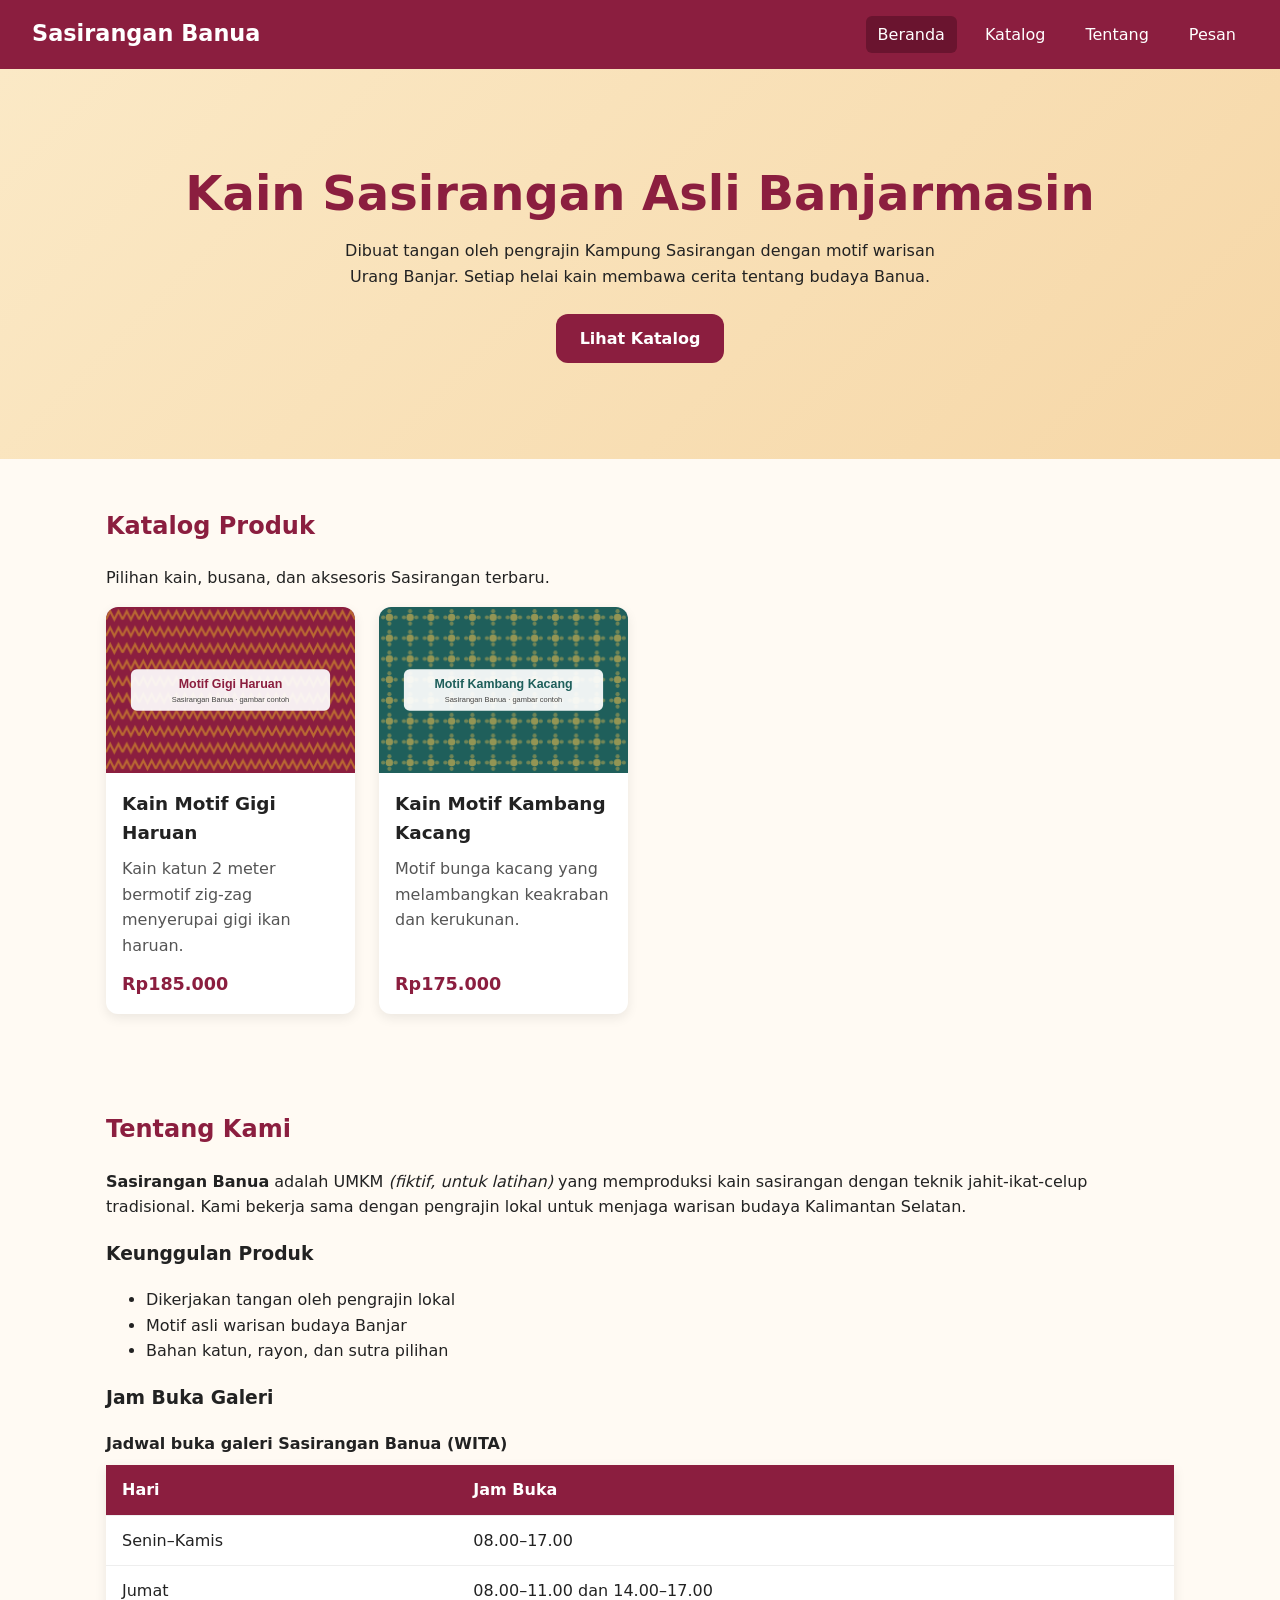
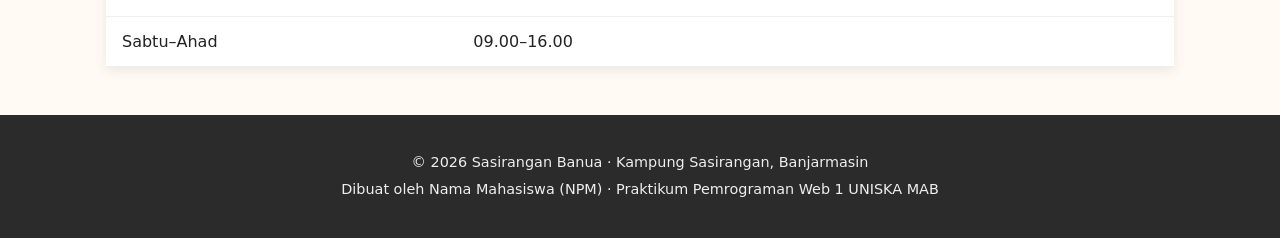
<file: index.html>
<!DOCTYPE html>
<html lang="id">
<head>
  <link rel="stylesheet" href="css/style.css">
  <meta charset="UTF-8">
  <meta name="viewport" content="width=device-width, initial-scale=1.0">
  <meta name="description" content="Katalog kain dan busana Sasirangan khas Banjarmasin karya pengrajin lokal.">
  <title>Sasirangan Banua | Kain Khas Banjar</title>
</head>
<body>
    <!-- ========== HEADER & NAVIGASI ========== -->
<header class="header-situs">
  <p class="logo"><a href="index.html">Sasirangan Banua</a></p>
  <nav aria-label="Navigasi utama">
    <ul class="menu">
      <li><a href="index.html" aria-current="page">Beranda</a></li>
      <li><a href="#katalog">Katalog</a></li>
      <li><a href="#tentang">Tentang</a></li>
      <li><a href="kontak.html">Pesan</a></li>
    </ul>
  </nav>
</header>
<main>
  <!-- ========== HERO ========== -->
  <section class="hero" id="beranda">
    <h1>Kain Sasirangan Asli Banjarmasin</h1>
    <p>Dibuat tangan oleh pengrajin Kampung Sasirangan dengan motif warisan Urang Banjar.
    Setiap helai kain membawa cerita tentang budaya Banua.</p>
    <a class="tombol" href="#katalog">Lihat Katalog</a>
  </section>
  <!-- ========== KATALOG ========== -->
<section class="bagian" id="katalog">
<h2>Katalog Produk</h2>
<p>Pilihan kain, busana, dan aksesoris Sasirangan terbaru.</p>
<div class="katalog-grid">
<article class="kartu">
<img src="img/gigi-haruan.svg" alt="Kain sasirangan motif gigi haruan warna merah marun"
width="600" height="400">
<div class="kartu-isi">
<h3>Kain Motif Gigi Haruan</h3>
<p>Kain katun 2 meter bermotif zig-zag menyerupai gigi ikan haruan.</p>
<p class="harga">Rp185.000</p>
</div>
</article>
<article class="kartu">
<img src="img/kambang-kacang.svg" alt="Kain sasirangan motif kambang kacang warna hijau
tosca"
width="600" height="400">
<div class="kartu-isi">
<h3>Kain Motif Kambang Kacang</h3>
<p>Motif bunga kacang yang melambangkan keakraban dan kerukunan.</p>
<p class="harga">Rp175.000</p>
</div>
</article>
<!-- Tambahkan minimal 4 kartu lagi dengan pola yang sama -->
</div>
</section>
<!-- ========== TENTANG ========== -->
<section class="bagian" id="tentang">
<h2>Tentang Kami</h2>
<p><strong>Sasirangan Banua</strong> adalah UMKM <em>(fiktif, untuk latihan)</em> yang
memproduksi kain sasirangan dengan teknik jahit-ikat-celup tradisional. Kami bekerja sama
dengan pengrajin lokal untuk menjaga warisan budaya Kalimantan Selatan.</p>
<h3>Keunggulan Produk</h3>
<ul>
<li>Dikerjakan tangan oleh pengrajin lokal</li>
<li>Motif asli warisan budaya Banjar</li>
<li>Bahan katun, rayon, dan sutra pilihan</li>
</ul>
<h3>Jam Buka Galeri</h3>
<table>
<caption>Jadwal buka galeri Sasirangan Banua (WITA)</caption>
<thead>
<tr>
<th scope="col">Hari</th>
<th scope="col">Jam Buka</th>
</tr>
</thead>
<tbody>
<tr>
<td>Senin–Kamis</td>
<td>08.00–17.00</td>
</tr>
<tr>
<td>Jumat</td>
<td>08.00–11.00 dan 14.00–17.00</td>
</tr>
<tr>
<td>Sabtu–Ahad</td>
<td>09.00–16.00</td>
</tr>
</tbody>
</table>
</section>
</main>
<!-- ========== FOOTER ========== -->
<footer class="footer-situs">
<p>&copy; 2026 Sasirangan Banua &middot; Kampung Sasirangan, Banjarmasin</p>
<p>Dibuat oleh Nama Mahasiswa (NPM) &middot; Praktikum Pemrograman Web 1 UNISKA MAB</p>
</footer>
</body>
</html>
</file>
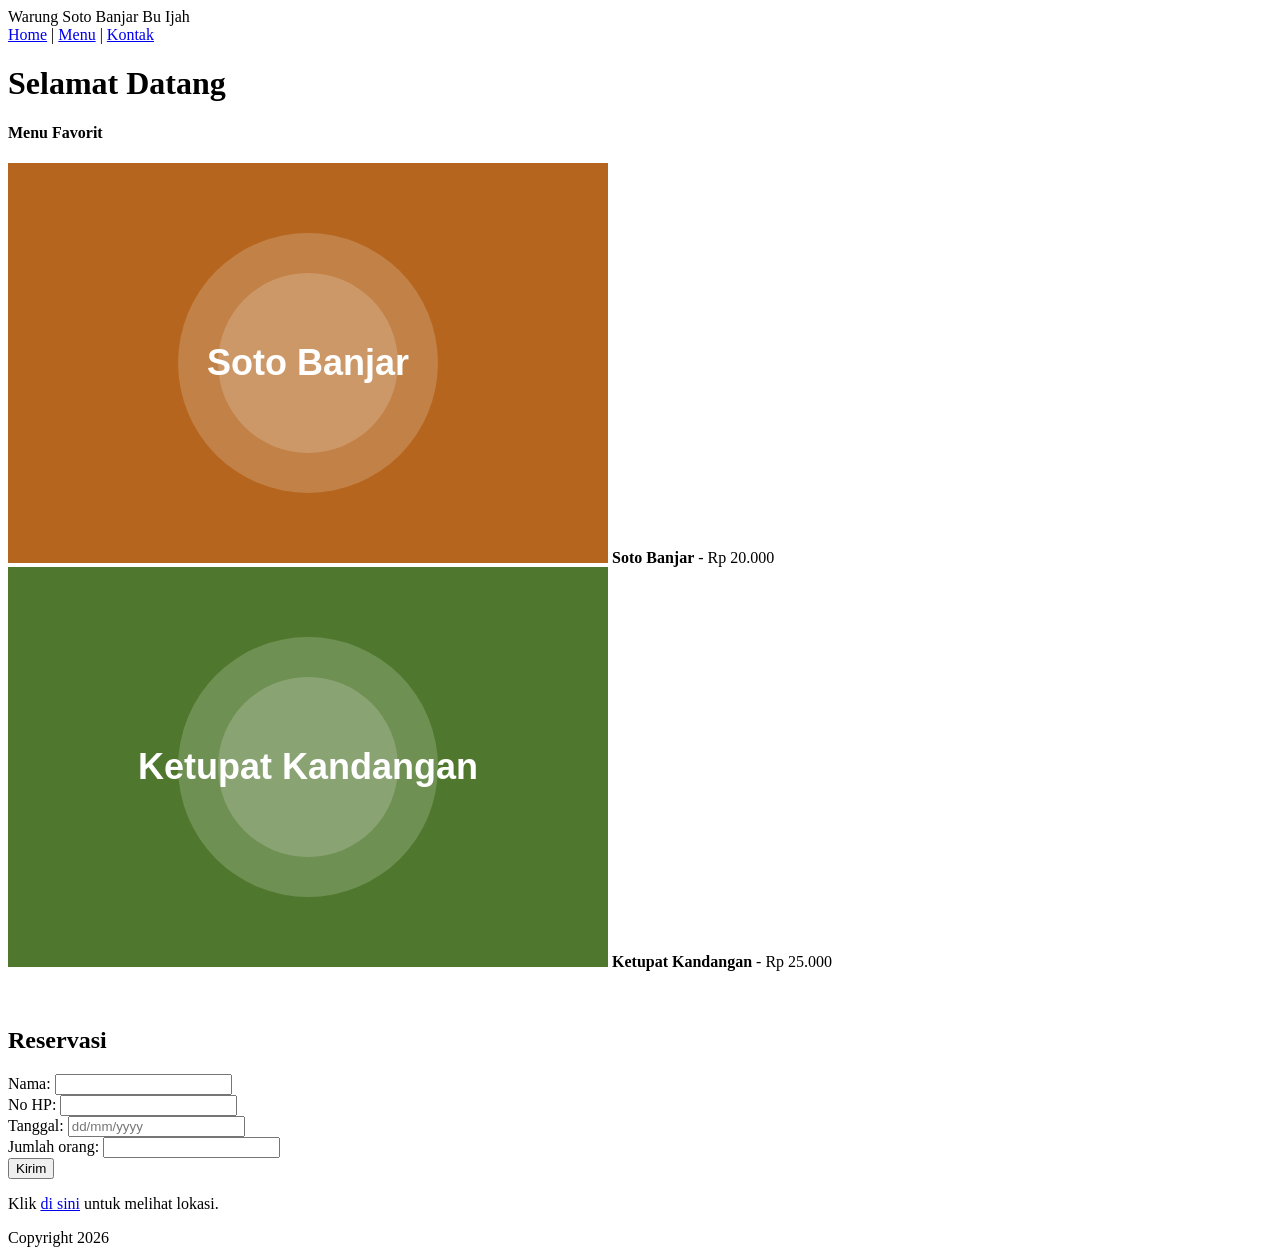
<file: img/bahan-mahasiswa/bahan-mahasiswa/bedah-kode-ai/modul-1-warung-soto.html>
<html>
<head>
<title>Warung Soto</title>
</head>
<body>
<div class="header">
  <div class="judul">Warung Soto Banjar Bu Ijah</div>
  <div class="menu">
    <a href="#">Home</a> | <a href="#">Menu</a> | <a href="#">Kontak</a>
  </div>
</div>
<div class="konten">
  <h1>Selamat Datang</h1>
  <h4>Menu Favorit</h4>
  <img src="img/soto-banjar.svg">
  <b>Soto Banjar</b> - Rp 20.000<br>
  <img src="img/ketupat-kandangan.svg">
  <b>Ketupat Kandangan</b> - Rp 25.000<br>
  <br><br>
  <h2>Reservasi</h2>
  <form>
    Nama: <input type="text"><br>
    No HP: <input type="text"><br>
    Tanggal: <input type="text" placeholder="dd/mm/yyyy"><br>
    Jumlah orang: <input type="text"><br>
    <input type="submit" value="Kirim">
  </form>
  <p>Klik <a href="https://maps.google.com">di sini</a> untuk melihat lokasi.</p>
</div>
<div class="footer">Copyright 2026</div>
</body>
</html>
</file>
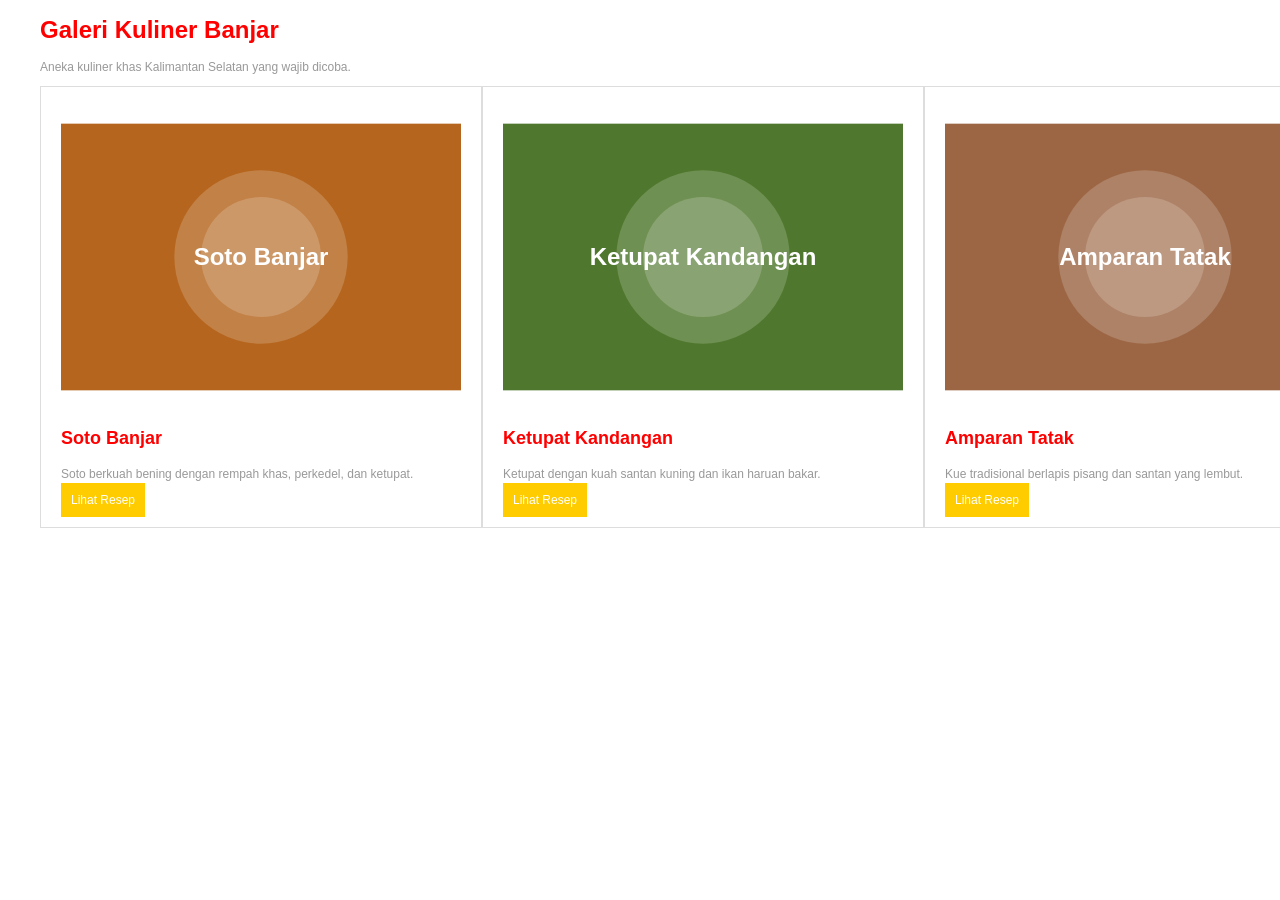
<file: img/bahan-mahasiswa/bahan-mahasiswa/bedah-kode-ai/modul-2-galeri.html>
<!DOCTYPE html>
<html lang="id">
<head>
  <meta charset="UTF-8">
  <meta name="viewport" content="width=device-width, initial-scale=1.0">
  <title>Galeri Kuliner Banjar</title>
  <link rel="stylesheet" href="modul-2-galeri.css">
</head>
<body>
  <main class="container">
    <h1 id="judul-utama">Galeri Kuliner Banjar</h1>
    <p>Aneka kuliner khas Kalimantan Selatan yang wajib dicoba.</p>

    <div class="galeri">
      <article class="kartu">
        <img src="img/soto-banjar.svg" alt="Semangkuk soto banjar">
        <h3>Soto Banjar</h3>
        <p>Soto berkuah bening dengan rempah khas, perkedel, dan ketupat.</p>
        <a href="#" class="tombol">Lihat Resep</a>
      </article>

      <article class="kartu">
        <img src="img/ketupat-kandangan.svg" alt="Ketupat kandangan dengan kuah santan">
        <h3>Ketupat Kandangan</h3>
        <p>Ketupat dengan kuah santan kuning dan ikan haruan bakar.</p>
        <a href="#" class="tombol">Lihat Resep</a>
      </article>

      <article class="kartu">
        <img src="img/amparan-tatak.svg" alt="Potongan kue amparan tatak">
        <h3>Amparan Tatak</h3>
        <p>Kue tradisional berlapis pisang dan santan yang lembut.</p>
        <a href="#" class="tombol">Lihat Resep</a>
      </article>
    </div>
  </main>
</body>
</html>
</file>
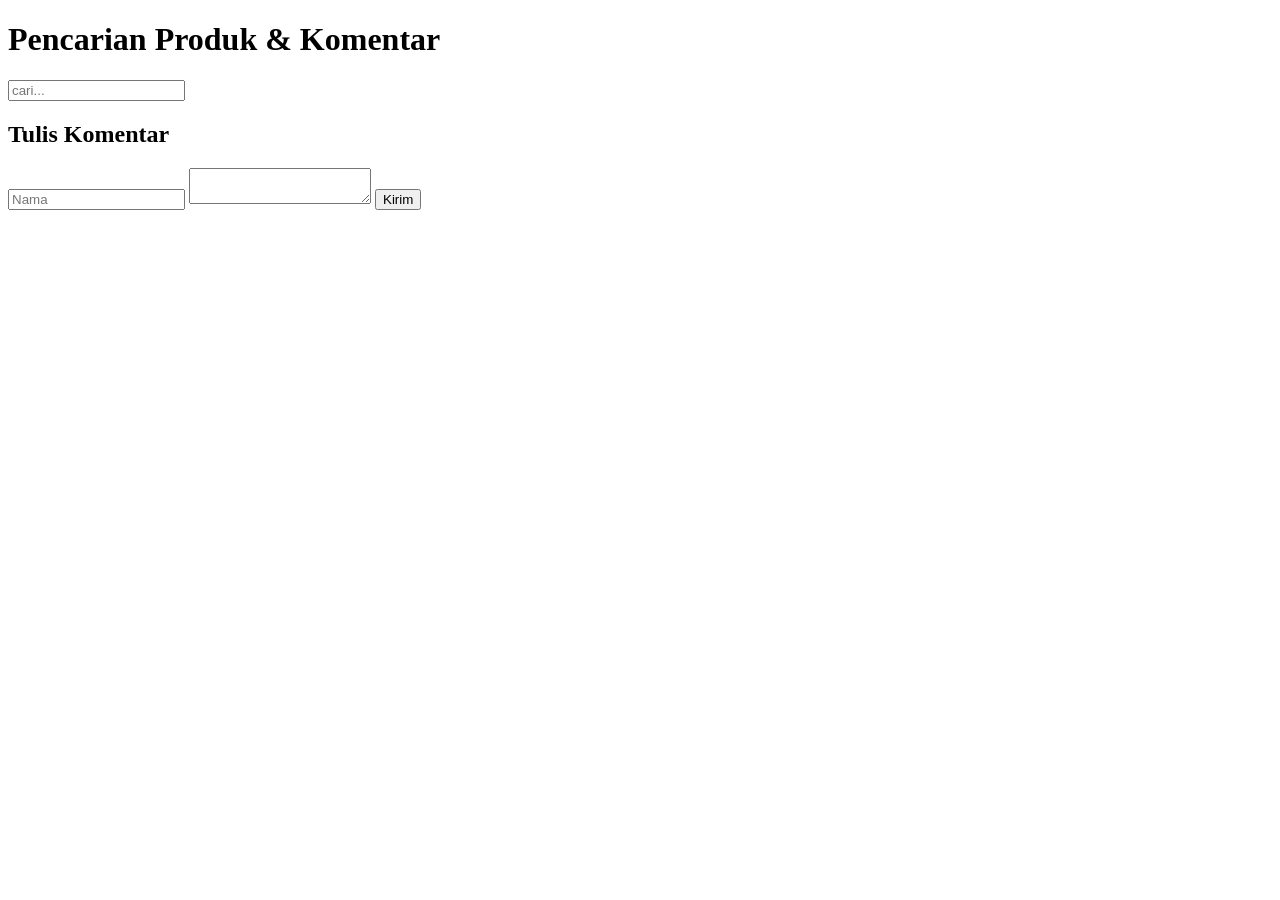
<file: img/bahan-mahasiswa/bahan-mahasiswa/bedah-kode-ai/modul-3-komentar.html>
<!DOCTYPE html>
<html lang="id">
<head>
  <meta charset="UTF-8">
  <meta name="viewport" content="width=device-width, initial-scale=1.0">
  <title>Bedah Kode AI - Modul 3</title>
</head>
<body>
  <h1>Pencarian Produk &amp; Komentar</h1>

  <input id="cari" placeholder="cari...">
  <div id="hasil"></div>

  <h2>Tulis Komentar</h2>
  <input id="nama" placeholder="Nama">
  <textarea id="komentar"></textarea>
  <button onclick="kirim()">Kirim</button>
  <div id="daftar-komentar"></div>

  <script>
    var produk = ["Kain Gigi Haruan", "Selendang Iris Pudak", "Kemeja Bayam Raja"];

    document.getElementById("cari").onkeyup = function () {
      var kata = document.getElementById("cari").value;
      var hasil = "";
      for (var i = 0; i <= produk.length; i++) {
        if (produk[i].indexOf(kata) != -1) {
          hasil += "<p>" + produk[i] + "</p>";
        }
      }
      document.getElementById("hasil").innerHTML = hasil;
    };

    function kirim() {
      var nama = document.getElementById("nama").value;
      var komentar = document.getElementById("komentar").value;
      if (nama == "" || komentar == "") {
        alert("isi dulu!");
      }
      document.getElementById("daftar-komentar").innerHTML +=
        "<p><b>" + nama + "</b>: " + komentar + "</p>";
    }
  </script>
</body>
</html>
</file>
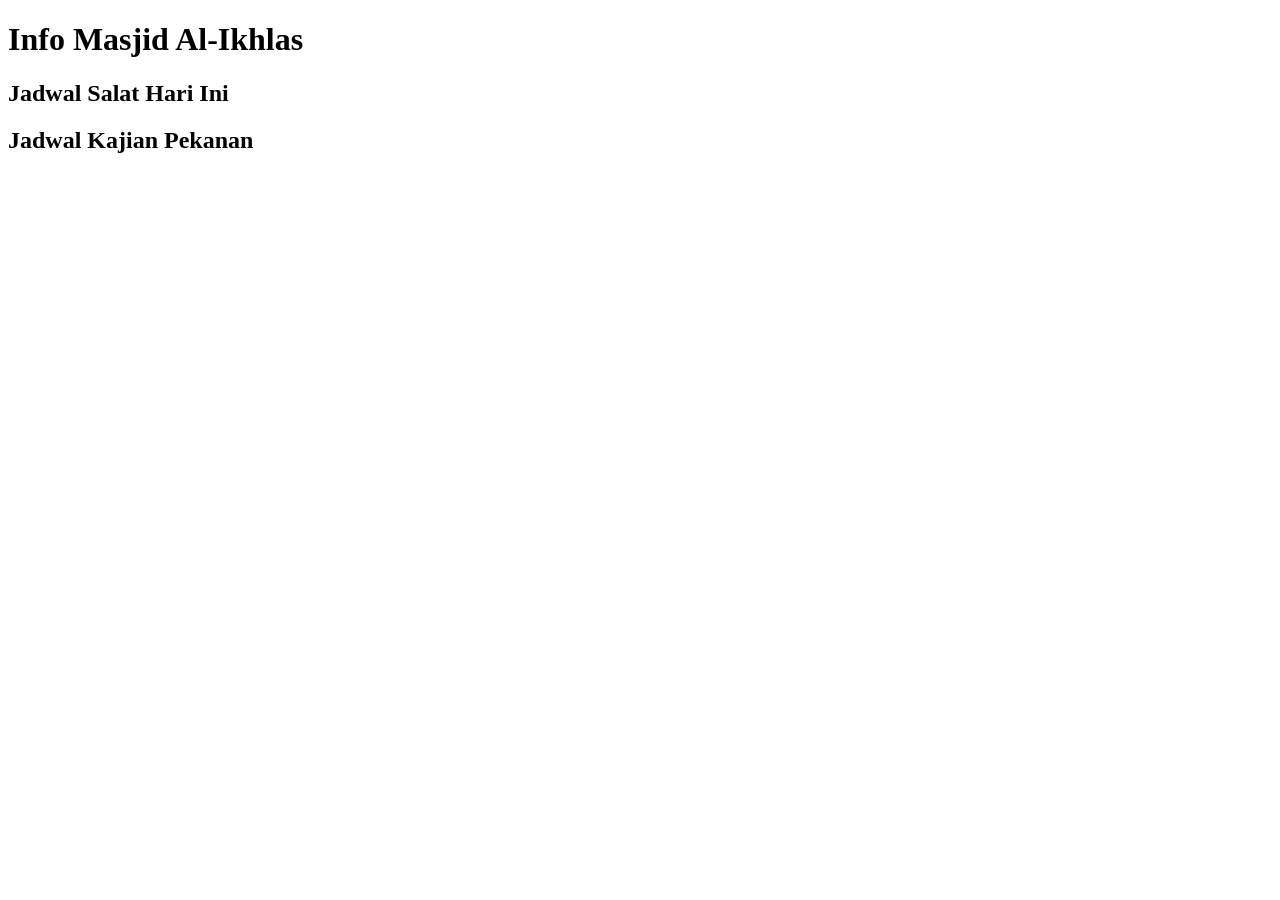
<file: img/bahan-mahasiswa/bahan-mahasiswa/bedah-kode-ai/modul-4-masjid.html>
<!DOCTYPE html>
<html lang="id">
<head>
  <meta charset="UTF-8">
  <meta name="viewport" content="width=device-width, initial-scale=1.0">
  <title>Bedah Kode AI - Modul 4</title>
  <script src="modul-4-masjid.js" defer></script>
</head>
<body>
  <h1>Info Masjid Al-Ikhlas</h1>

  <h2>Jadwal Salat Hari Ini</h2>
  <div id="jadwal"></div>

  <h2>Jadwal Kajian Pekanan</h2>
  <ul id="daftar-kajian"></ul>
</body>
</html>
</file>
<file: css/style.css>
/* =========================================================
 Sasirangan Banua — style.css
 Pendekatan: mobile-first (gaya dasar untuk HP, lalu
 disesuaikan untuk layar lebar dengan media query)
 ========================================================= */
/* ---------- 1. Variabel (custom properties) ---------- */
:root {
 --warna-utama: #8b1e3f; /* merah marun sasirangan */
 --warna-utama-gelap: #6a142f;
 --warna-aksen: #e0a526; /* kuning kunyit */
 --warna-krem: #fbe9c6;
 --warna-teks: #222222;
 --warna-teks-lembut: #555555;
 --warna-latar: #fffaf3;
 --warna-kartu: #ffffff;
 --radius: 12px;
 --bayangan: 0 4px 12px rgba(0, 0, 0, 0.08);
 --lebar-maks: 1100px;
}
/* ---------- 2. Reset ringan & dasar ---------- */
*,
*::before,
*::after {
 box-sizing: border-box;
}
html {
 scroll-behavior: smooth;
 scroll-padding-top: 7rem; /* agar judul tidak tertutup header sticky */
}
body {
 margin: 0;
 font-family: "Segoe UI", system-ui, -apple-system, Roboto, Arial, sans-serif;
 font-size: 1rem;
 line-height: 1.6;
 color: var(--warna-teks);
 background-color: var(--warna-latar);
}
img {
 display: block;
 max-width: 100%;
 height: auto;
 }
a {
 color: var(--warna-utama);
}
/* Penanda fokus untuk pengguna keyboard — JANGAN dihapus */
a:focus-visible,
button:focus-visible,
input:focus-visible,
select:focus-visible,
textarea:focus-visible {
 outline: 3px solid var(--warna-utama-gelap);
 outline-offset: 2px;
}
/* ---------- 3. Header & navigasi (Flexbox) ---------- */
.header-situs {
 position: sticky;
 top: 0;
 z-index: 10;
 display: flex;
 flex-direction: column; /* HP: logo di atas menu */
 align-items: center;
 gap: 0.5rem;
 padding: 1rem;
 background-color: var(--warna-utama);
 color: #ffffff;
}
.logo {
 margin: 0;
 font-size: 1.4rem;
 font-weight: 700;
}
.logo a {
 color: inherit;
 text-decoration: none;
}
.menu {
 display: flex;
 flex-wrap: wrap;
 justify-content: center;
 gap: 0.25rem 1rem;
 margin: 0;
 padding: 0;
 list-style: none;
}
.menu a {
 display: block;
 padding: 0.35rem 0.75rem;
 border-radius: 6px;
 color: #ffffff;
 text-decoration: none;
 }
.menu a:hover,
.menu a[aria-current="page"] {
 background-color: var(--warna-utama-gelap);
}
.header-situs a:focus-visible {
 outline-color: #ffffff; /* fokus putih agar terlihat di latar header yang gelap */
}
/* ---------- 4. Hero ---------- */
.hero {
 padding: 4rem 1rem;
 text-align: center;
 background: linear-gradient(135deg, var(--warna-krem), #f6d7a7);
}
.hero h1 {
 margin: 0 0 1rem;
 font-size: clamp(1.8rem, 5vw, 3rem);
 line-height: 1.2;
 color: var(--warna-utama);
}
.hero p {
 max-width: 40rem;
 margin: 0 auto 1.5rem;
}
/* ---------- 5. Tombol ---------- */
.tombol {
 display: inline-block;
 padding: 0.75rem 1.5rem;
 border: none;
 border-radius: var(--radius);
 background-color: var(--warna-utama);
 color: #ffffff;
 font: inherit;
 font-weight: 600;
 text-decoration: none;
 cursor: pointer;
 transition: background-color 0.2s ease, transform 0.2s ease;
}
.tombol:hover {
 background-color: var(--warna-utama-gelap);
 transform: translateY(-2px);
}
/* ---------- 6. Bagian (section) umum ---------- */
.bagian {
 max-width: var(--lebar-maks);
 margin-inline: auto;
 padding: 3rem 1rem;
}
.bagian h1,
.bagian h2 {
 margin-top: 0;
 color: var(--warna-utama);
}
/* ---------- 7. Katalog (CSS Grid) ---------- */
.katalog-grid {
 display: grid;
 grid-template-columns: repeat(auto-fill, minmax(240px, 1fr));
 gap: 1.5rem;
}
.kartu {
 display: flex;
 flex-direction: column;
 overflow: hidden;
 border-radius: var(--radius);
 background-color: var(--warna-kartu);
 box-shadow: var(--bayangan);
 transition: transform 0.2s ease;
}
.kartu:hover {
 transform: translateY(-4px);
}
.kartu img {
 width: 100%;
 aspect-ratio: 3 / 2;
 object-fit: cover;
}
.kartu-isi {
 display: flex;
 flex-direction: column;
 flex-grow: 1; /* isi kartu mengisi sisa tinggi */
 padding: 1rem;
}
.kartu h3 {
 margin: 0 0 0.5rem;
 font-size: 1.15rem;
}
.kartu p {
 margin: 0 0 0.75rem;
 color: var(--warna-teks-lembut);
}
.kartu .harga {
 margin-top: auto; /* harga selalu di bagian bawah kartu */
 margin-bottom: 0;
 font-size: 1.1rem;
 font-weight: 700;
 color: var(--warna-utama);
}
/* ---------- 8. Tabel ---------- */
table {
 width: 100%;
 border-collapse: collapse;
 background-color: var(--warna-kartu);
 box-shadow: var(--bayangan);
}
caption {
 margin-bottom: 0.5rem;
 font-weight: 600;
 text-align: left;
}
th,
td {
 padding: 0.75rem 1rem;
 border-bottom: 1px solid #eeeeee;
 text-align: left;
}
thead th {
 background-color: var(--warna-utama);
 color: #ffffff;
}
/* ---------- 9. Formulir ---------- */
.form-pesan {
 display: grid;
 gap: 1rem;
 max-width: 40rem;
 padding: 1.5rem;
 border-radius: var(--radius);
 background-color: var(--warna-kartu);
 box-shadow: var(--bayangan);
}
.kolom {
 display: flex;
 flex-direction: column;
 gap: 0.35rem;
}
label,
legend {
 font-weight: 600;
}
input,
select,
textarea {
 width: 100%;
 padding: 0.65rem 0.75rem;
 border: 1px solid #b5b5b5;
 border-radius: 8px;
 font: inherit;
}
fieldset {
 display: flex;
 flex-direction: column;
 gap: 0.35rem;
 border: 1px solid #dddddd;
 border-radius: 8px;
}
fieldset label,
.cek {
 display: flex;
 align-items: center;
 gap: 0.5rem;
 font-weight: 400;
}
input[type="radio"],
input[type="checkbox"] {
 width: auto;
}
/* ---------- 10. Footer ---------- */
.footer-situs {
 padding: 2rem 1rem;
 background-color: #2b2b2b;
 color: #eeeeee;
 font-size: 0.9rem;
 text-align: center;
}
.footer-situs p {
 margin: 0.25rem 0;
}
/* ---------- 11. Responsif: tablet & desktop ---------- */
@media (min-width: 768px) {
 .header-situs {
 flex-direction: row; /* logo kiri, menu kanan */
 justify-content: space-between;
 padding-inline: 2rem;
 }
 .hero {
 padding: 6rem 2rem;
 }
}
/* Hormati pengguna yang tidak ingin banyak animasi */
@media (prefers-reduced-motion: reduce) {
 html {
 scroll-behavior: auto;
 }
 * {
 transition: none !important;
 }
}
</file>
<file: img/bahan-mahasiswa/bahan-mahasiswa/bedah-kode-ai/modul-2-galeri.css>
body {
  font-family: Arial;
  font-size: 12px;
  color: #999;
}

.container {
  width: 1200px;
  margin: 0 auto;
}

#judul-utama {
  color: red !important;
}

.galeri {
  display: flex;
}

.kartu {
  width: 400px;
  float: left;
  padding: 20px;
  border: 1px solid #ddd;
}

.kartu img {
  width: 400px;
  height: 300px;
}

.kartu h3 {
  color: red !important;
  font-size: 18px;
}

.tombol {
  background: #ffcc00;
  color: #fff;
  padding: 10px;
  text-decoration: none;
}

a:focus {
  outline: none;
}

@media (max-width: 1200px) {
  .kartu {
    width: 33%;
  }
}
</file>
